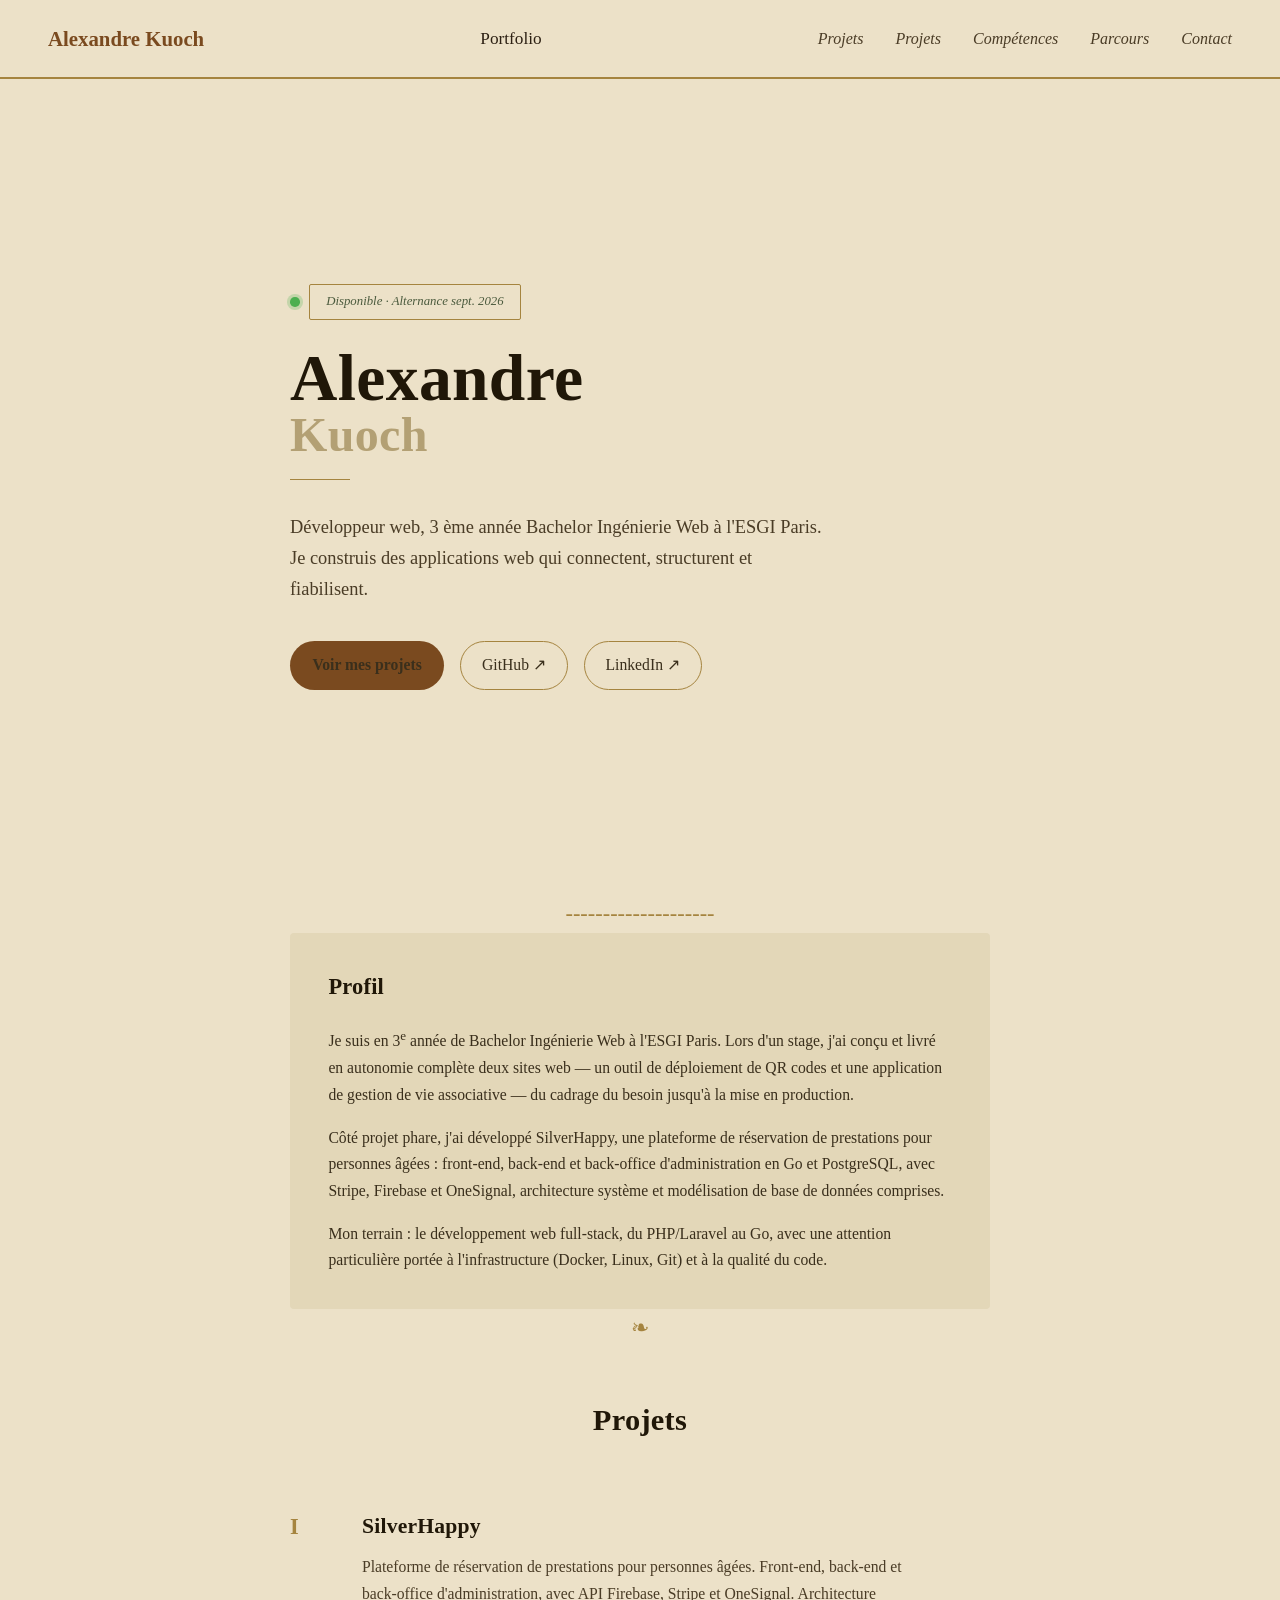
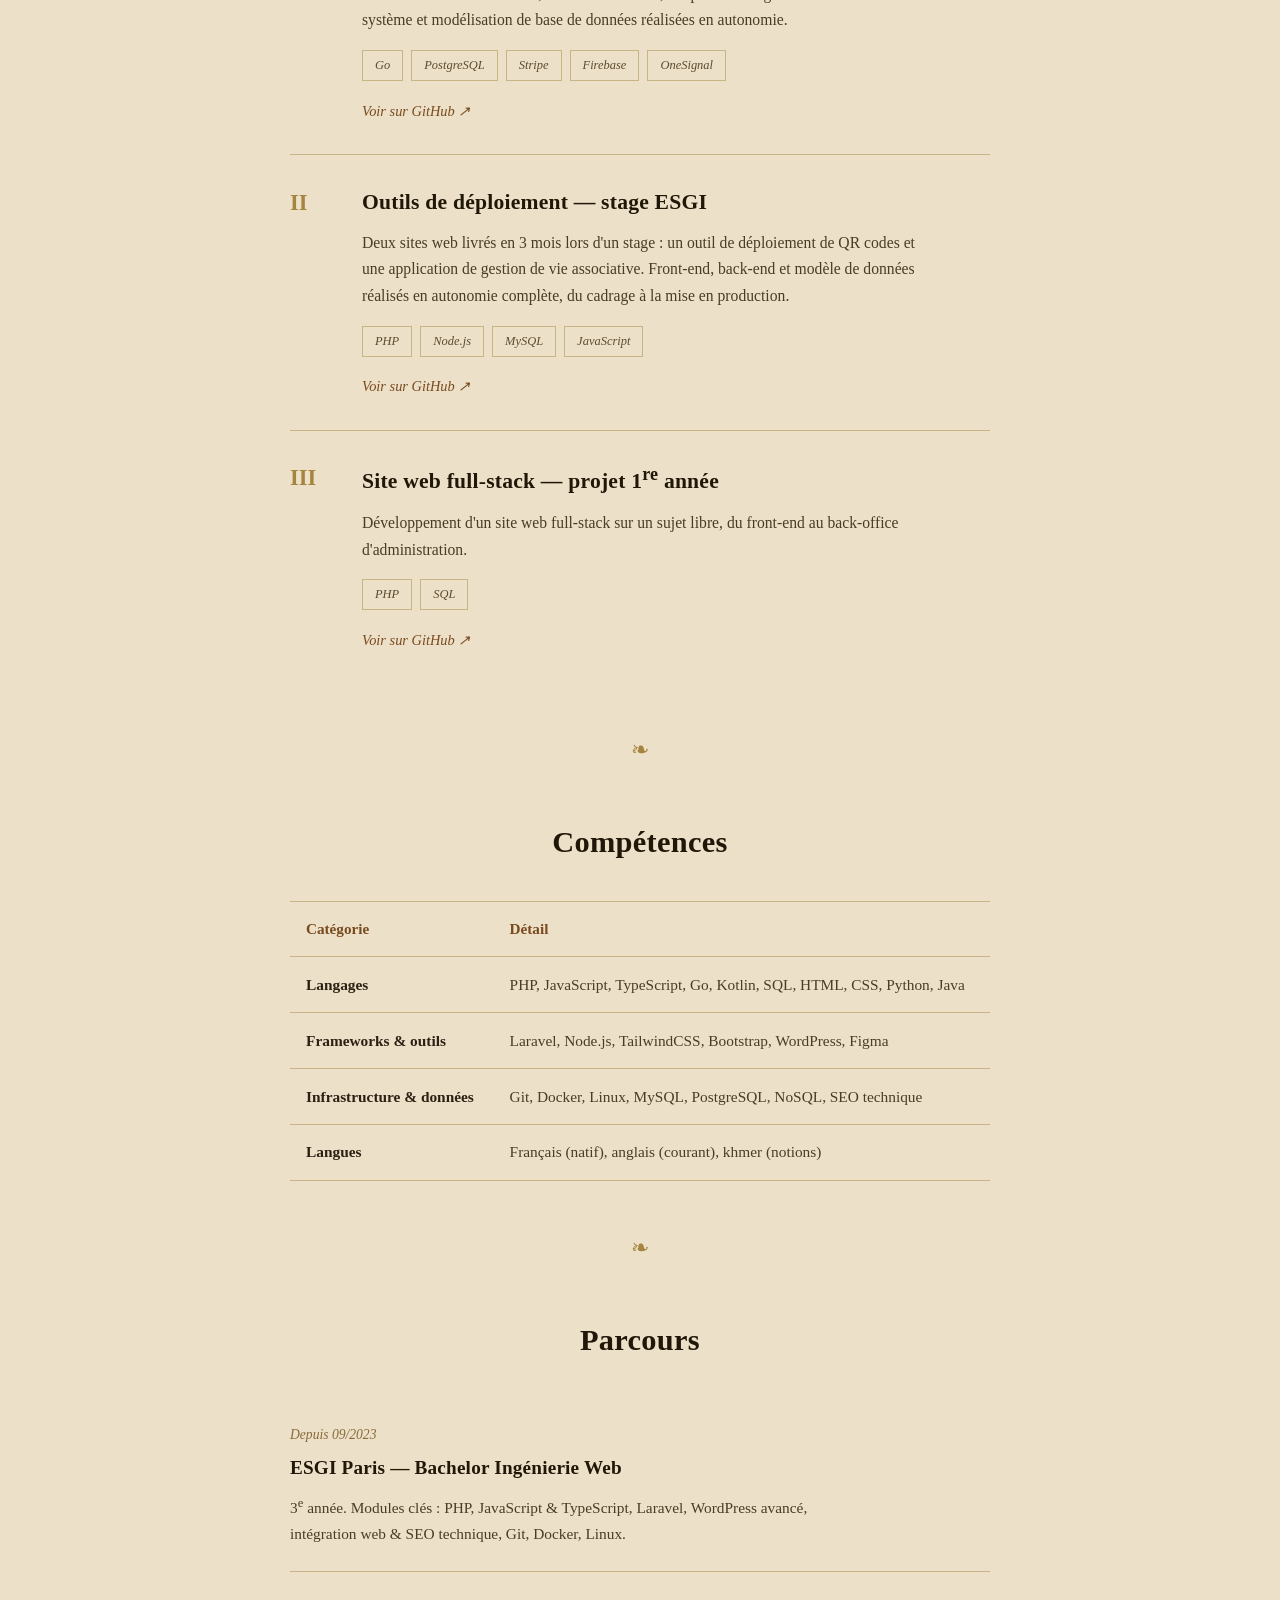
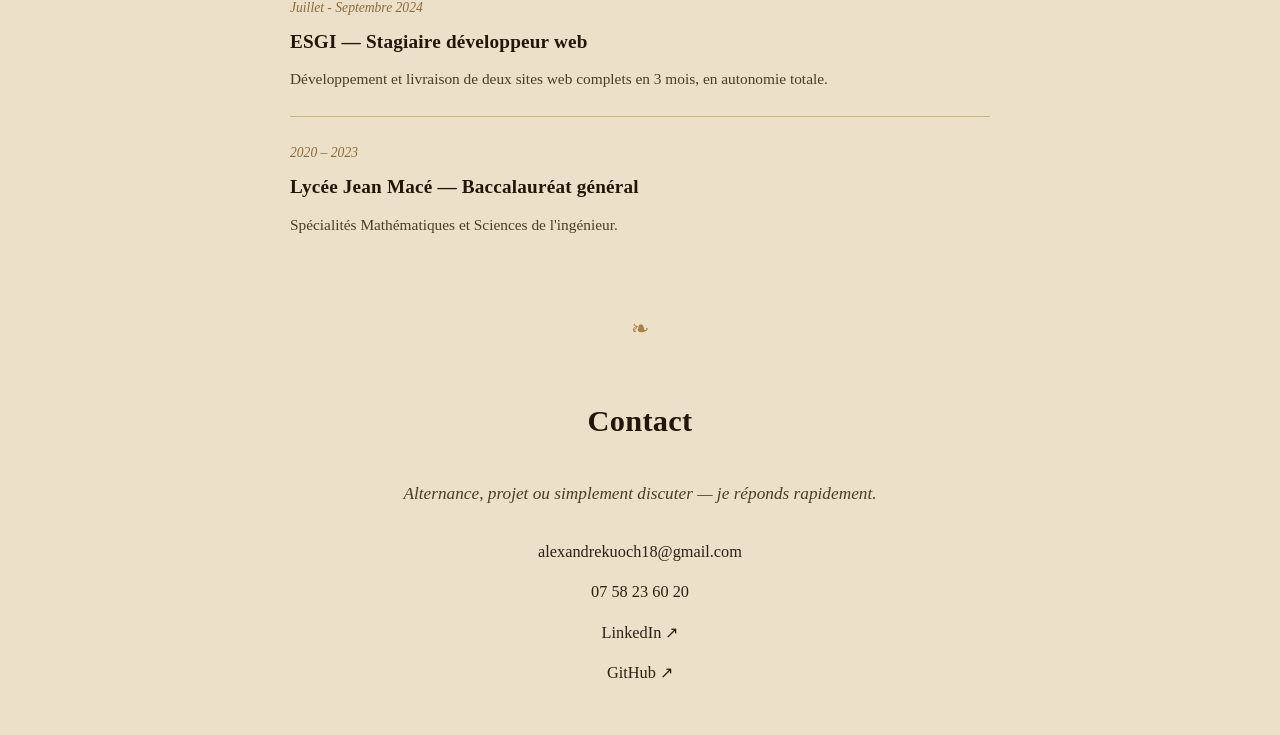
<file: index.html>
<!DOCTYPE html>
<html lang="fr">
<head>
  <meta charset="UTF-8">
  <meta name="viewport" content="width=device-width, initial-scale=1.0">
  <title>Alexandre Kuoch — Développeur Web</title>
  <link rel="stylesheet" href="css/style.css">
</head>
<body>

  <div class="manuscript" id="manuscript">
    <div id="nav-slot"></div>
    <div id="intro-slot"></div>
    <div id="profil-slot"></div>
    <div id="projects-slot"></div>
    <div id="skills-slot"></div>
    <div id="parcours-slot"></div>
    <div id="contact-slot"></div>
  </div>

  <script src="js/script.js"></script>
</body>
</html>
</file>
<file: css/style.css>
* {
  margin: 0;
  padding: 0;
}

html {
  scroll-behavior: smooth;
}

body {
  font-family: Georgia, 'Times New Roman', Times, serif;
  background-color: #ece1c8;
  color: #2c2013;
  line-height: 1.7;
  font-size: 1.08rem;
  overflow-x: hidden;
  visibility: hidden;
}

body.pret {
  visibility: visible;
}

h1, h2, h3 {
  font-family: Georgia, 'Times New Roman', Times, serif;
  font-weight: 700;
  color: #201708;
  letter-spacing: 0.01em;
}

.manuscript {
}

/* Profil — carte distincte, pour se démarquer de l'intro */
.profil-section {
  max-width: 700px;
  margin: 0 auto;
  padding: 0 2rem;
}

.profil-card {
  background-color: #e3d7b8;
  border-radius: 4px;
  padding: 2.2rem 2.4rem;
}

.profil-card h2 {
  font-size: 1.4rem;
  text-align: left;
  margin-bottom: 1.2rem;
}

.profil-card p {
  font-size: 0.98rem;
  color: #3a2f1c;
  margin-bottom: 1rem;
}

.profil-card p:last-child {
  margin-bottom: 0;
}

nav {
  position: sticky;
  top: 0;
  display: flex;
  justify-content: space-between;
  align-items: center;
  padding: 1.3rem 3rem;
  background-color: rgba(236, 225, 200, 0.94);
  border-bottom: 2px double #a5843f;
  z-index: 10;
}

nav .logo {
  font-family: Georgia, 'Times New Roman', Times, serif;
  font-weight: 700;
  font-size: 1.3rem;
  color: #7a4a1f;
}

nav ul {
  list-style: none;
  display: flex;
  gap: 2rem;
}

nav ul a {
  color: #4a3c26;
  text-decoration: none;
  font-size: 1rem;
  font-style: italic;
  transition: color 0.2s ease;
}

nav ul a:hover {
  color: #7a4a1f;
}

.intro {
  max-width: 700px;
  margin: 0 auto;
  min-height: 80vh;
  display: flex;
  flex-direction: column;
  justify-content: center;
  padding: 3rem 2rem;
}

.intro-text {
  text-align: left;
}

.badge-row {
  display: flex;
  align-items: center;
  justify-content: flex-start;
  gap: 0.6rem;
  margin-bottom: 1.6rem;
}

.badge {
  display: inline-block;
  font-size: 0.8rem;
  font-style: italic;
  padding: 0.4rem 1rem;
  border: 1px solid #a5843f;
  border-radius: 2px;
  color: #4b5a3d;
}

.status-dot {
  display: inline-block;
  width: 0.6rem;
  height: 0.6rem;
  border-radius: 50%;
  background-color: #4caf50;
  box-shadow: 0 0 0 3px rgba(76, 175, 80, 0.25);
}

.intro h1 {
  display: flex;
  flex-direction: column;
  line-height: 1;
  margin-bottom: 1.2rem;
}

.intro h1 .prenom {
  font-size: 4.1rem;
}

.intro h1 .nom {
  font-size: 3rem;
  font-weight: 700;
  font-style: normal;
  color: #b3a074;
  margin-top: 0;
}

.intro .tagline {
  font-size: 1.15rem;
  color: #4a3c26;
  max-width: 520px;
  margin: 0 0 2.2rem;
}

.dropcap {
  font-family: Georgia, 'Times New Roman', Times, serif;
  font-size: 2.1rem;
  font-weight: 700;
  color: #7a4a1f;
}

.intro-links {
  display: flex;
  flex-wrap: wrap;
  justify-content: flex-start;
  align-items: center;
  gap: 1rem;
}

.intro-links a {
  text-decoration: none;
  font-size: 0.98rem;
  color: #3a2f1c;
}

.intro-links a:not(.btn-primary):hover {
  color: #7a4a1f;
}

.btn-outline {
  border: 1px solid #a5843f;
  border-radius: 999px;
  padding: 0.65rem 1.3rem;
}

.btn-outline:hover {
  background-color: #ddd0ac;
}

.btn-primary {
  background-color: #7a4a1f;
  color: #ece1c8;
  font-weight: 600;
  padding: 0.7rem 1.4rem;
  border-radius: 999px;
}

.btn-primary:hover {
  opacity: 0.85;
}

.ornament {
  text-align: center;
  color: #a5843f;
  font-size: 1.4rem;
  margin: 0 auto;
  max-width: 700px;
}

/* Petit trait décoratif réutilisable — colle <div class="trait"></div> où tu veux */
.trait {
  width: 60px;
  height: 1px;
  background-color: #a5843f;
  margin: 2rem auto;
}

.trait-left {
  margin: 1.2rem 0 2rem;
}

section {
  max-width: 700px;
  margin: 0 auto;
  padding: 3rem 2rem;
}

section h2 {
  font-size: 1.9rem;
  margin-bottom: 2rem;
  text-align: center;
}

/* Projets — liste en chiffres romains */
.project-row {
  display: grid;
  grid-template-columns: 3.2rem 1fr;
  gap: 1.3rem;
  padding: 1.8rem 0;
  border-top: 1px solid #c8b585;
}

.project-row:first-of-type {
  border-top: none;
}

.project-num {
  font-family: Georgia, 'Times New Roman', Times, serif;
  font-weight: 700;
  color: #a5843f;
  font-size: 1.4rem;
}

.project-body h3 {
  font-size: 1.35rem;
  margin-bottom: 0.6rem;
}

.project-body p {
  color: #4a3c26;
  font-size: 0.98rem;
  margin-bottom: 1rem;
  max-width: 560px;
}

.tags {
  display: flex;
  flex-wrap: wrap;
  gap: 0.5rem;
  margin-bottom: 0.9rem;
}

.tags span {
  font-size: 0.78rem;
  font-style: italic;
  padding: 0.25rem 0.75rem;
  border: 1px solid #c8b585;
  color: #5c4a2e;
}

.project-link {
  font-size: 0.9rem;
  font-style: italic;
  color: #7a4a1f;
  text-decoration: none;
}

.project-link:hover {
  text-decoration: underline;
}

/* Compétences — tableau */
.skills-table {
  width: 100%;
  border-collapse: collapse;
}

.skills-table th,
.skills-table td {
  text-align: left;
  padding: 0.9rem 1rem;
  border-top: 1px solid #c8b585;
  border-bottom: 1px solid #c8b585;
}

.skills-table th {
  font-family: Georgia, 'Times New Roman', Times, serif;
  font-size: 0.95rem;
  color: #7a4a1f;
  font-weight: 700;
}

.skills-table td {
  font-size: 0.96rem;
  color: #4a3c26;
}

.skills-table td:first-child {
  font-weight: 600;
  color: #2c2013;
  white-space: nowrap;
}

/* Parcours */
.timeline-item {
  padding: 1.5rem 0;
  border-top: 1px solid #c8b585;
}

.timeline-item:first-of-type {
  border-top: none;
}

.timeline-date {
  font-size: 0.85rem;
  font-style: italic;
  color: #8a6a3a;
  display: block;
  margin-bottom: 0.4rem;
}

.timeline-item h3 {
  font-size: 1.2rem;
  margin-bottom: 0.5rem;
}

.timeline-item p {
  font-size: 0.96rem;
  color: #4a3c26;
  max-width: 560px;
}

/* Contact */
.contact-lead {
  color: #4a3c26;
  text-align: center;
  margin-bottom: 1.8rem;
  font-style: italic;
}

.contact-grid {
  display: flex;
  flex-direction: column;
  align-items: center;
  gap: 0.8rem;
}

.contact-grid a {
  color: #2c2013;
  text-decoration: none;
  font-size: 1.02rem;
}

.contact-grid a:hover {
  color: #7a4a1f;
}

@media (max-width: 600px) {
  .intro h1 .prenom { font-size: 2.8rem; }
  .skills-table th, .skills-table td { padding: 0.7rem 0.6rem; font-size: 0.88rem; }
  .project-row { grid-template-columns: 2.2rem 1fr; }
}
</file>
